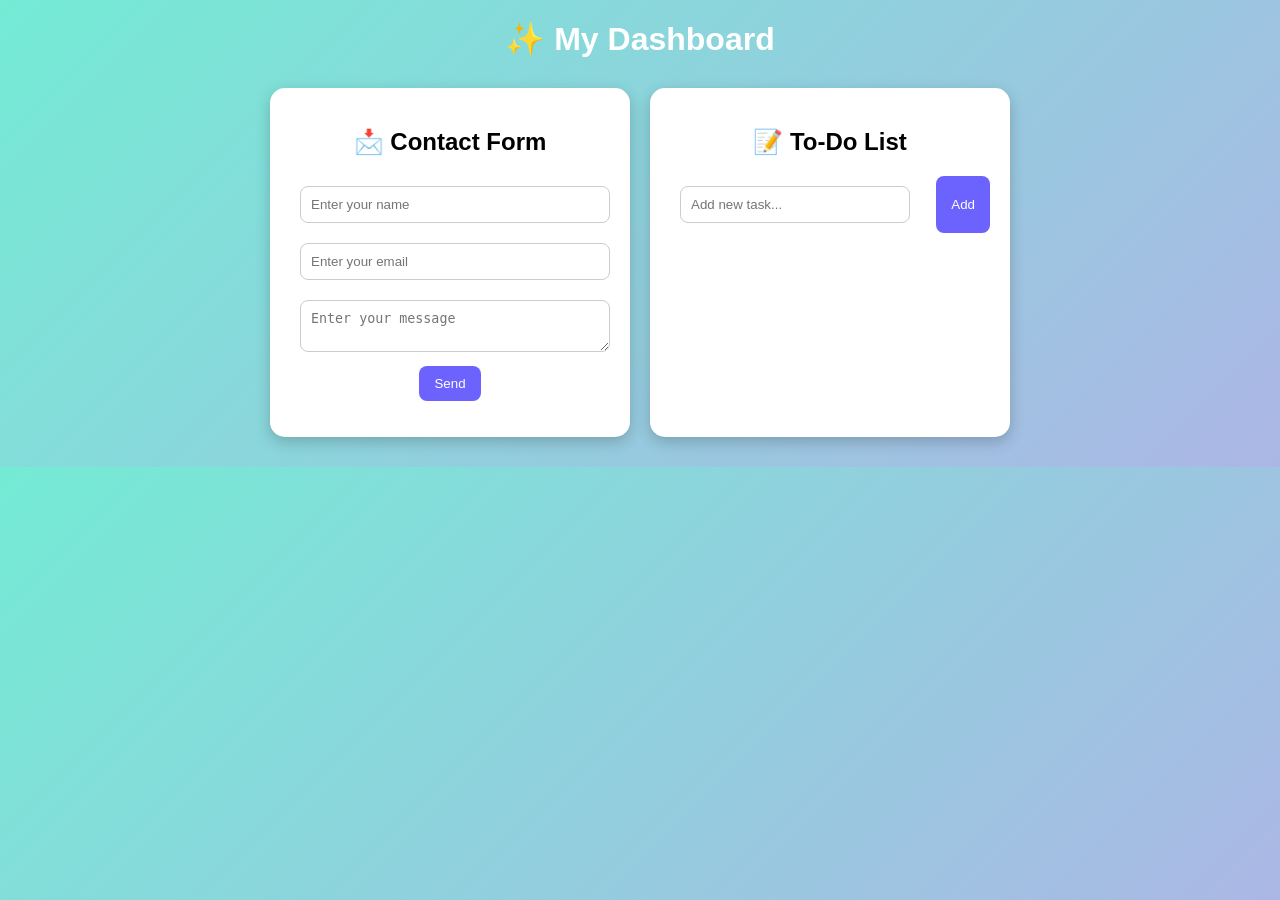
<file: task2-dashboard/index.html>
<!DOCTYPE html>
<html lang="en">
    <head>
        <meta charset="UTF-8">
        <meta name="viewport" content="width=device-width, initial-scale=1.0">
        <title>My Dashboard</title>
        <link rel="stylesheet" href="style.css">
    </head>
    <body>
        <h1>✨ My Dashboard</h1>
        <div class="container">
            <!-- CONTACT FORM -->
            <div class="card">
                <h2>📩 Contact Form</h2>
                <input type="text" id="name" placeholder="Enter your name">
                <input type="email" id="email" placeholder="Enter your email">
                <textarea id="message" placeholder="Enter your message"></textarea>
                <button onclick="validateForm()">Send</button>
                <p id="error"></p>
            </div>
            <!-- TODO LIST -->
            <div class="card">
                <h2>📝 To-Do List</h2>
                <div class="todo-input">
                    <input type="text" id="taskInput" placeholder="Add new task...">
                    <button onclick="addTask()">Add</button>
                </div>
                <ul id="taskList"></ul>
            </div>
        </div>
        <script src="script.js"></script>
    </body>
</html>
</file>
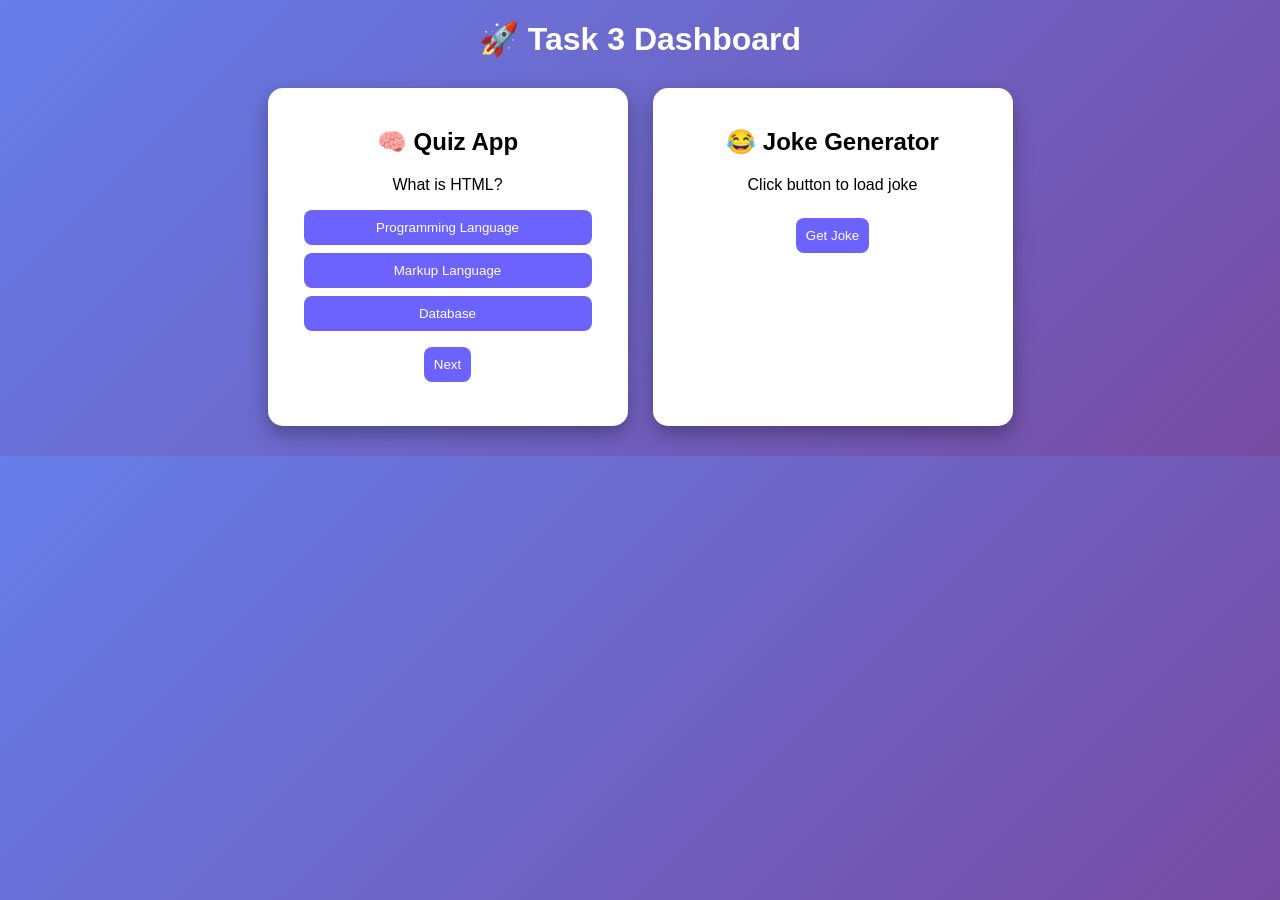
<file: task3-advanced-dashboard/index.html>
<!DOCTYPE html>
<html lang="en">
<head>
    <meta charset="UTF-8">
    <meta name="viewport" content="width=device-width, initial-scale=1.0">
    <title>Advanced Dashboard - Task 3</title>
    <link rel="stylesheet" href="style.css">
</head>

<body>

    <h1>🚀 Task 3 Dashboard</h1>

    <div class="container">

        <!-- QUIZ -->
        <div class="card">
            <h2>🧠 Quiz App</h2>
            <p id="question">Question here</p>
            <div id="options"></div>
            <button onclick="nextQuestion()">Next</button>
            <p id="score"></p>
        </div>

        <!-- JOKE API -->
        <div class="card">
            <h2>😂 Joke Generator</h2>
            <p id="joke">Click button to load joke</p>
            <button onclick="getJoke()">Get Joke</button>
        </div>

    </div>

    <script src="script.js"></script>

</body>
</html>
</file>
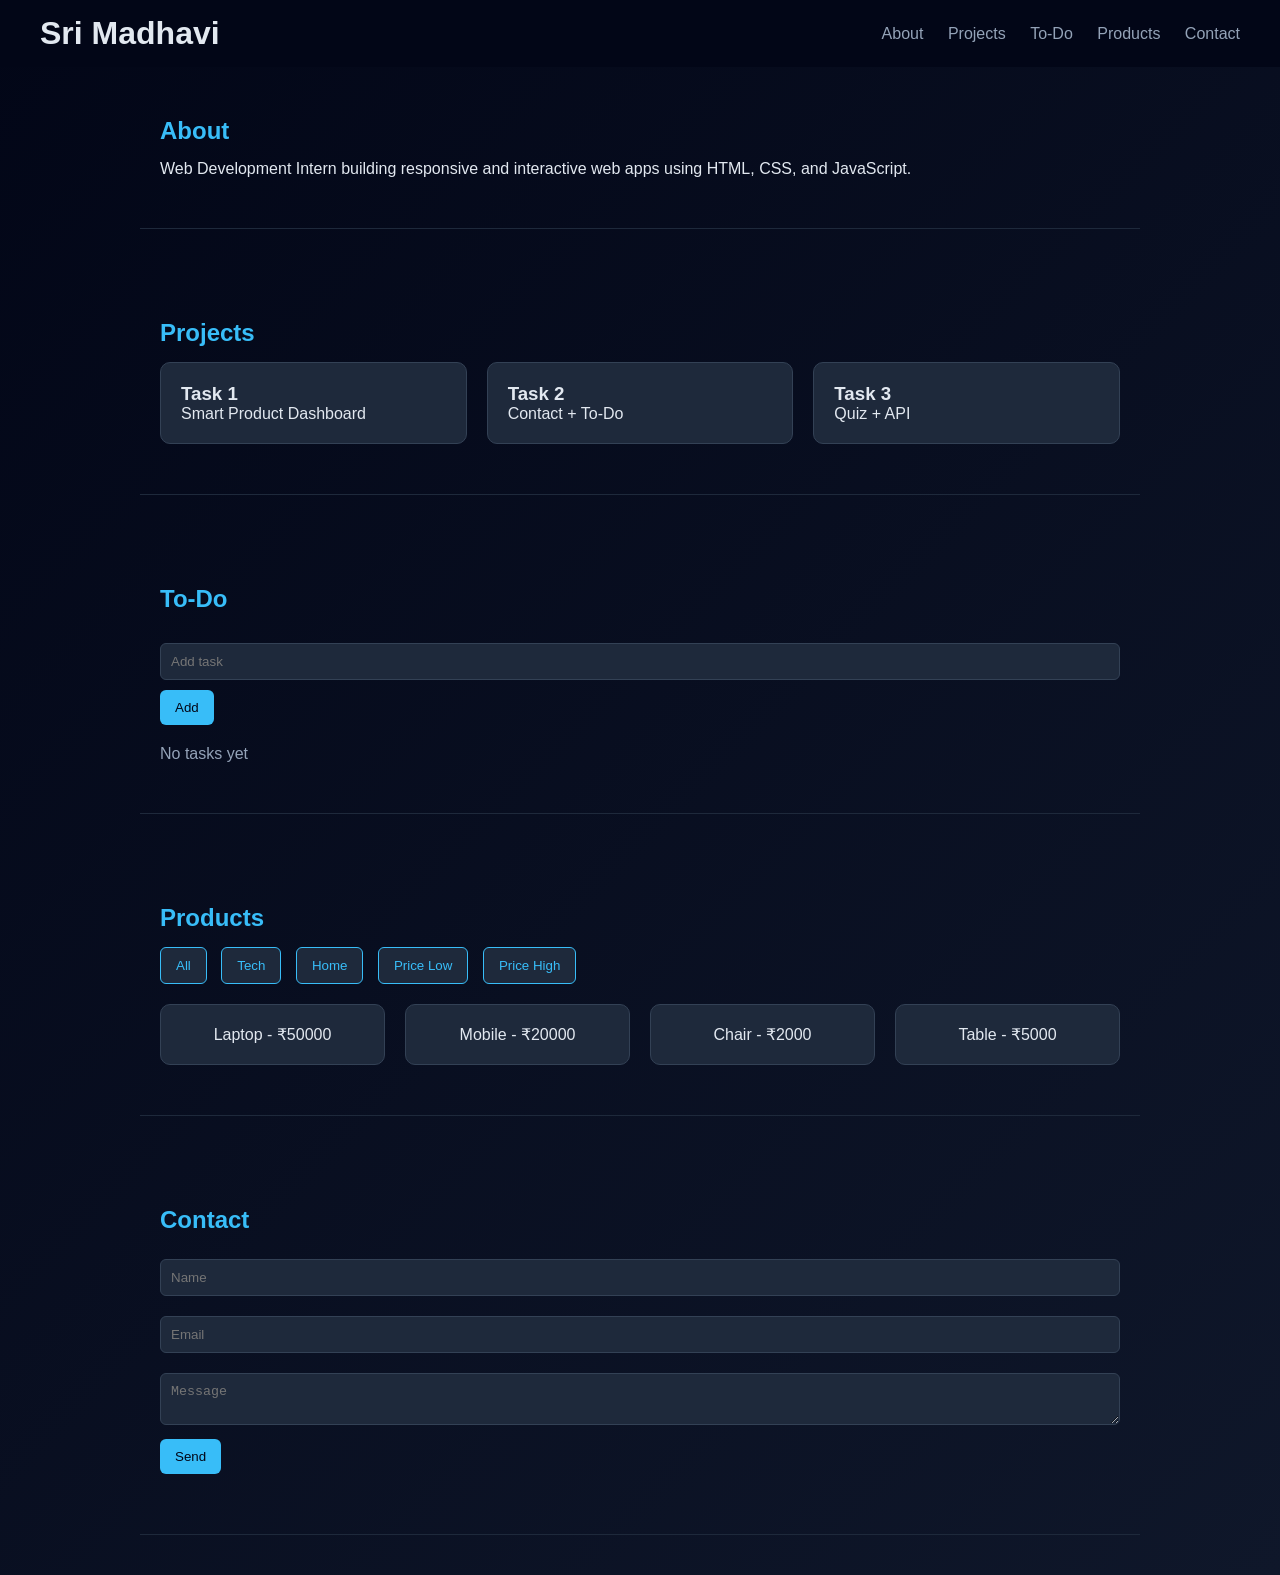
<file: task4-portfolio-dashboard/index.html>
<!DOCTYPE html>
<html lang="en">
<head>
    <meta charset="UTF-8">
    <meta name="viewport" content="width=device-width, initial-scale=1.0">
    <title>Sri Madhavi | Portfolio</title>
    <link rel="stylesheet" href="style.css">
</head>

<body>

    <!-- NAVBAR -->
    <header class="navbar">
        <h1>Sri Madhavi</h1>
        <nav>
            <a href="#about">About</a>
            <a href="#projects">Projects</a>
            <a href="#todo">To-Do</a>
            <a href="#products">Products</a>
            <a href="#contact">Contact</a>
        </nav>
    </header>

    <!-- ABOUT -->
    <section id="about" class="container">
        <h2>About</h2>
        <p>
            Web Development Intern building responsive and interactive web apps 
            using HTML, CSS, and JavaScript.
        </p>
    </section>

    <!-- PROJECTS -->
    <section id="projects" class="container">
        <h2>Projects</h2>

        <div class="projects">

            <a href="https://github.com/SRIMADHAVI99/ApexPlanet-Intern/tree/main/task1-smart-product-dashboard" target="_blank" class="project-card">
                <h3>Task 1</h3>
                <p>Smart Product Dashboard</p>
            </a>

            <a href="https://github.com/SRIMADHAVI99/ApexPlanet-Intern/tree/main/task2-dashboard" target="_blank" class="project-card">
                <h3>Task 2</h3>
                <p>Contact + To-Do</p>
            </a>

            <a href="https://github.com/SRIMADHAVI99/ApexPlanet-Intern/tree/main/task3-advanced-dashboard" target="_blank" class="project-card">
                <h3>Task 3</h3>
                <p>Quiz + API</p>
            </a>

        </div>
    </section>

    <!-- TODO -->
    <section id="todo" class="container">
        <h2>To-Do</h2>

        <div class="todo-box">
            <input type="text" id="taskInput" placeholder="Add task">
            <button onclick="addTask()">Add</button>
        </div>

        <ul id="taskList"></ul>
        <p id="emptyMsg">No tasks yet</p>
    </section>

    <!-- PRODUCTS -->
    <section id="products" class="container">
        <h2>Products</h2>

        <div class="filters">
            <button onclick="setActive(this); filterItems('all')">All</button>
            <button onclick="setActive(this); filterItems('tech')">Tech</button>
            <button onclick="setActive(this); filterItems('home')">Home</button>
            <button onclick="setActive(this); sortItems('low')">Price Low</button>
            <button onclick="setActive(this); sortItems('high')">Price High</button>
        </div>

        <div class="products" id="productContainer">
            <div class="product-card" data-category="tech" data-price="50000">Laptop - ₹50000</div>
            <div class="product-card" data-category="tech" data-price="20000">Mobile - ₹20000</div>
            <div class="product-card" data-category="home" data-price="2000">Chair - ₹2000</div>
            <div class="product-card" data-category="home" data-price="5000">Table - ₹5000</div>
        </div>
    </section>

    <!-- CONTACT -->
    <section id="contact" class="container">
        <h2>Contact</h2>

        <input type="text" placeholder="Name">
        <input type="email" placeholder="Email">
        <textarea placeholder="Message"></textarea>

        <button id="sendBtn">Send</button>
        <p id="msg"></p>
    </section>

    <script src="script.js"></script>

</body>
</html>
</file>
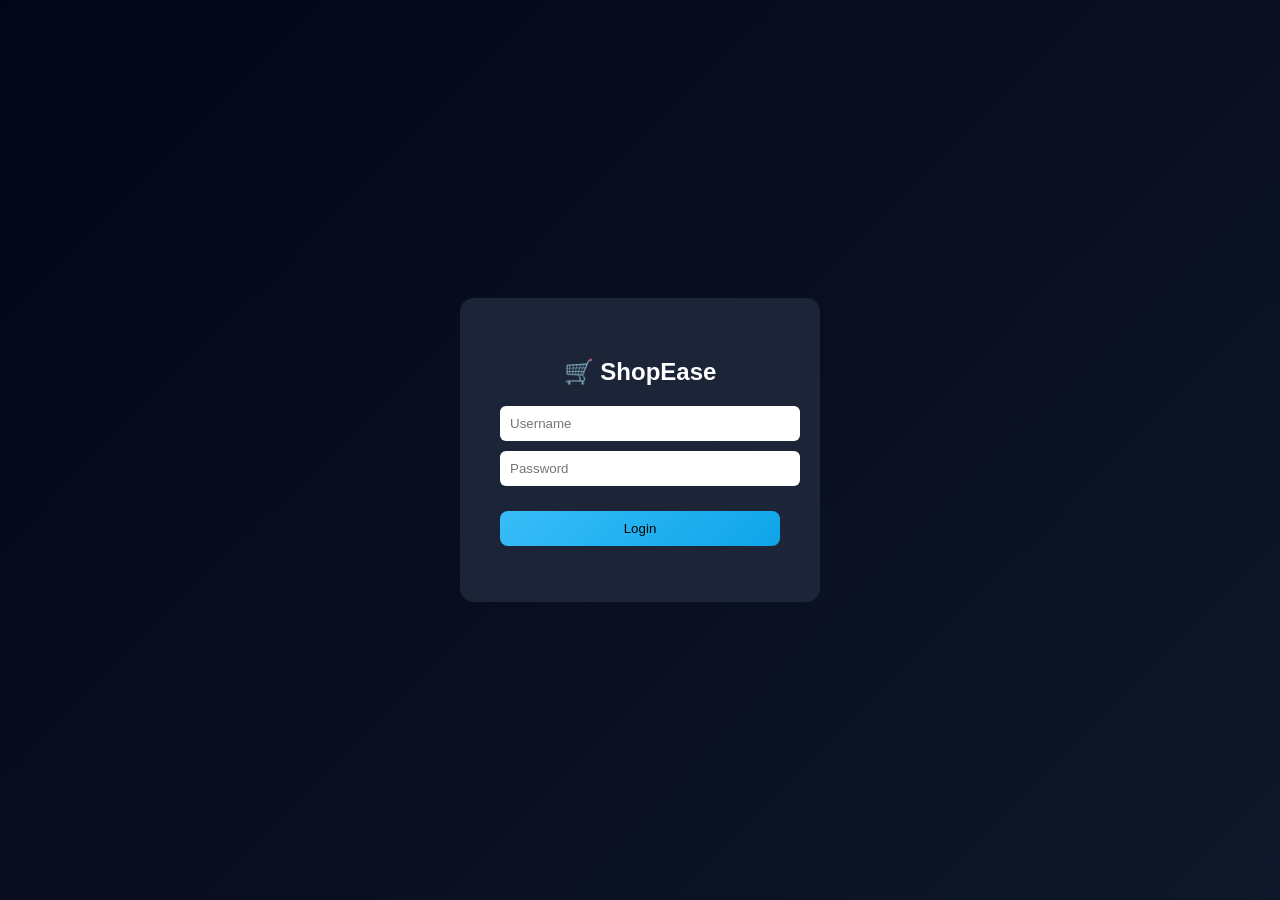
<file: task5-shopease-ecommerce-app/index.html>
<!DOCTYPE html>
<html>
    <head>
        <title>ShopEase</title>
        <link rel="stylesheet" href="style.css">
    </head>
    <body>
        <header class="navbar">
            <h1>🛒 ShopEase</h1>
            <div class="nav-right">
                <span>Cart: <span id="cartCount">0</span></span>
                <button onclick="logout()" class="logout-btn">Logout</button>
            </div>
        </header>
        <div class="products" id="productContainer"></div>
        <script src="script.js"></script>
    </body>
</html>
</file>
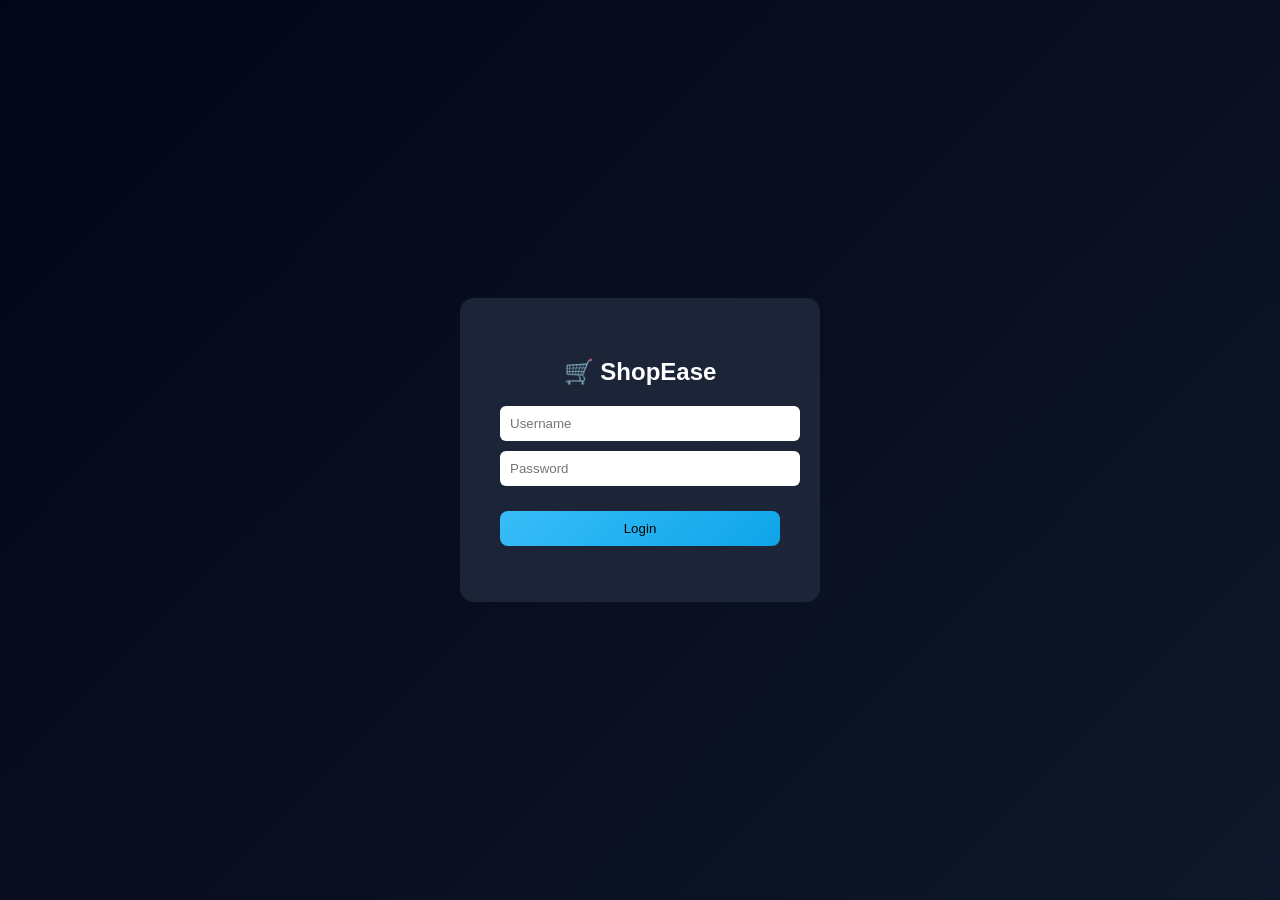
<file: task5-shopease-ecommerce-app/login.html>
<!DOCTYPE html>
<html>
    <head>
        <title>Login | ShopEase</title>
        <link rel="stylesheet" href="style.css">
    </head>

    <body class="login-body">
        <div class="login-card">
            <h2>🛒 ShopEase</h2>
            <input id="user" placeholder="Username">
            <input id="pass" type="password" placeholder="Password">
            <button onclick="login()">Login</button>
            <p id="error"></p>
        </div>
        <script>
        function login(){
            let u = document.getElementById("user").value;
            let p = document.getElementById("pass").value;
            if(u && p){
                localStorage.setItem("login", true);
                window.location.href = "index.html";
            } else {
                document.getElementById("error").innerText = "Enter details";
            }
            }
        </script>
    </body>
</html>
</file>
<file: task2-dashboard/style.css>
body {
    font-family: Arial;
    margin: 0;
    background: linear-gradient(135deg, #74ebd5, #acb6e5);
    text-align: center;
}

h1 {
    color: white;
    margin-top: 20px;
}

.container {
    display: flex;
    justify-content: center;
    gap: 20px;
    flex-wrap: wrap;
    margin: 30px;
}

.card {
    background: white;
    padding: 20px;
    width: 320px;
    border-radius: 15px;
    box-shadow: 0 5px 15px rgba(0,0,0,0.2);
}

input, textarea {
    width: 90%;
    padding: 10px;
    margin: 10px;
    border-radius: 8px;
    border: 1px solid #ccc;
}

button {
    background: #6c63ff;
    color: white;
    border: none;
    padding: 10px 15px;
    border-radius: 8px;
    cursor: pointer;
}

button:hover {
    background: #4b47d6;
}

.todo-input {
    display: flex;
    justify-content: space-between;
}

.todo-input input {
    width: 65%;
}

ul {
    list-style: none;
    padding: 0;
}

li {
    background: #f1f1f1;
    margin: 5px;
    padding: 8px;
    border-radius: 8px;
    display: flex;
    justify-content: space-between;
    align-items: center;
}

.delete {
    background: red;
    color: white;
    border: none;
    padding: 3px 6px;
    border-radius: 5px;
    cursor: pointer;
}

#error {
    font-weight: bold;
}

/* RESPONSIVE */
@media (max-width: 600px) {
    .container {
        flex-direction: column;
        align-items: center;
    }
}
</file>
<file: task3-advanced-dashboard/style.css>
body {
    font-family: Arial;
    margin: 0;
    background: linear-gradient(135deg, #667eea, #764ba2);
    text-align: center;
    color: white;
}

h1 {
    margin-top: 20px;
}

.container {
    display: flex;
    justify-content: center;
    gap: 25px;
    flex-wrap: wrap;
    margin: 30px;
}

.card {
    background: white;
    color: black;
    padding: 20px;
    width: 320px;
    border-radius: 15px;
    box-shadow: 0 8px 20px rgba(0,0,0,0.3);
    transition: 0.3s;
}

.card:hover {
    transform: scale(1.03);
}

button {
    padding: 10px;
    margin: 8px;
    cursor: pointer;
    border: none;
    background: #6c63ff;
    color: white;
    border-radius: 8px;
    transition: 0.3s;
}

button:hover {
    background: #4b47d6;
}

/* Quiz buttons */
#options button {
    display: block;
    width: 90%;
    margin: 8px auto;
}

/* Selected option */
.selected {
    background: green !important;
    color: white;
}

/* Responsive */
@media (max-width: 600px) {
    .container {
        flex-direction: column;
        align-items: center;
    }
}
</file>
<file: task4-portfolio-dashboard/style.css>
/* RESET */
* {
    margin: 0;
    padding: 0;
    box-sizing: border-box;
}

/* BODY */
body {
    font-family: 'Segoe UI', sans-serif;
    background: linear-gradient(135deg, #020617, #0f172a);
    color: #e2e8f0;
}

/* NAVBAR */
.navbar {
    display: flex;
    justify-content: space-between;
    align-items: center;
    padding: 15px 40px;
    background: #020617;
    position: sticky;
    top: 0;
    z-index: 100;
}

.navbar a {
    margin-left: 20px;
    text-decoration: none;
    color: #94a3b8;
}

.navbar a:hover {
    color: #38bdf8;
}

/* SECTIONS */
.container {
    padding: 50px 20px;
    max-width: 1000px;
    margin: auto;
    margin-bottom: 40px;
    border-bottom: 1px solid #1e293b;
}

/* HEADINGS */
h2 {
    color: #38bdf8;
    margin-bottom: 15px;
}

/* PROJECTS */
.projects {
    display: grid;
    grid-template-columns: repeat(auto-fit, minmax(250px, 1fr));
    gap: 20px;
}

.project-card {
    background: #1e293b;
    padding: 20px;
    border-radius: 10px;
    text-decoration: none;
    color: #e2e8f0;
    border: 1px solid #334155;
    transition: 0.3s;
}

.project-card:hover {
    transform: translateY(-5px);
    border: 1px solid #38bdf8;
    box-shadow: 0 0 10px rgba(56,189,248,0.5);
}

/* TODO */
.todo-box {
    margin: 20px 0;
}

input, textarea {
    width: 100%;
    padding: 10px;
    margin: 10px 0;
    background: #1e293b;
    border: 1px solid #334155;
    color: #e2e8f0;
    border-radius: 6px;
}

/* BUTTON */
button {
    padding: 10px 15px;
    background: #38bdf8;
    border: none;
    color: #020617;
    cursor: pointer;
    border-radius: 6px;
    transition: 0.3s;
}

button:hover {
    background: #0ea5e9;
}

/* TASK LIST */
#taskList li {
    background: #1e293b;
    padding: 10px;
    margin: 8px 0;
    border-radius: 6px;
    cursor: pointer;
    border: 1px solid #334155;
}

/* EMPTY MSG */
#emptyMsg {
    color: #94a3b8;
    margin-top: 10px;
}

/* FILTER BUTTONS */
.filters {
    margin-bottom: 20px;
}

.filters button {
    margin-right: 10px;
    background: #1e293b;
    color: #38bdf8;
    border: 1px solid #38bdf8;
}

.filters button:hover {
    background: #38bdf8;
    color: black;
}

/* ACTIVE BUTTON */
.filters .active {
    background: #38bdf8;
    color: black;
}

/* PRODUCTS */
.products {
    display: grid;
    grid-template-columns: repeat(auto-fit, minmax(160px, 1fr));
    gap: 20px;
}

.product-card {
    background: #1e293b;
    padding: 20px;
    border-radius: 10px;
    text-align: center;
    border: 1px solid #334155;
    transition: 0.3s;
}

.product-card:hover {
    transform: translateY(-5px);
    border: 1px solid #38bdf8;
    box-shadow: 0 0 10px rgba(56,189,248,0.4);
}

/* CONTACT */
#msg {
    margin-top: 10px;
    color: #38bdf8;
}

/* RESPONSIVE */
@media (max-width: 600px) {
    .navbar {
        flex-direction: column;
        align-items: flex-start;
    }

    .navbar nav {
        margin-top: 10px;
    }
}
</file>
<file: task5-shopease-ecommerce-app/style.css>
body {
    font-family: 'Segoe UI', sans-serif;
    background: linear-gradient(135deg, #020617, #0f172a);
    color: white;
    margin: 0;
}

/* NAVBAR */
.navbar {
    display: flex;
    justify-content: space-between;
    padding: 20px 40px;
}

.nav-right {
    display: flex;
    gap: 15px;
    align-items: center;
}

.logout-btn {
    background: rgb(0, 195, 255);
    border: none;
    padding: 8px 12px;
    border-radius: 6px;
    color: white;
    cursor: pointer;
}

/* LOGIN */
.login-body {
    height: 100vh;
    display: flex;
    justify-content: center;
    align-items: center;
}

.login-card {
    background: rgba(30, 41, 59, 0.9);
    padding: 40px;
    border-radius: 14px;
    text-align: center;
    width: 280px;
}

.login-card input {
    display: block;
    width: 100%;
    margin: 10px 0;
    padding: 10px;
    border-radius: 6px;
    border: none;
}

.login-card button {
    width: 100%;
    padding: 10px;
    margin-top: 15px;
    border: none;
    border-radius: 8px;
    background: linear-gradient(135deg, #38bdf8, #0ea5e9);
    cursor: pointer;
}

/* PRODUCTS GRID */
.products {
    display: grid;
    grid-template-columns: repeat(auto-fit, minmax(250px, 1fr));
    gap: 25px;
    padding: 30px;
}

/* CARD */
.card {
    background: rgba(30, 41, 59, 0.9);
    border-radius: 16px;
    overflow: hidden;
    border: 1px solid #334155;
    text-align: center;
    transition: 0.3s;
}

.card:hover {
    transform: translateY(-10px);
    box-shadow: 0 20px 40px rgba(0,0,0,0.5);
}

.card img {
    width: 100%;
    height: 180px;
    object-fit: cover;
}

.card h3 {
    margin: 10px 0 5px;
}

.card p {
    color: #38bdf8;
    font-weight: bold;
}

.card button {
    margin: 10px 0 15px;
    padding: 10px;
    width: 80%;
    border-radius: 8px;
    border: none;
    background: linear-gradient(135deg, #38bdf8, #0ea5e9);
    cursor: pointer;
}
</file>
